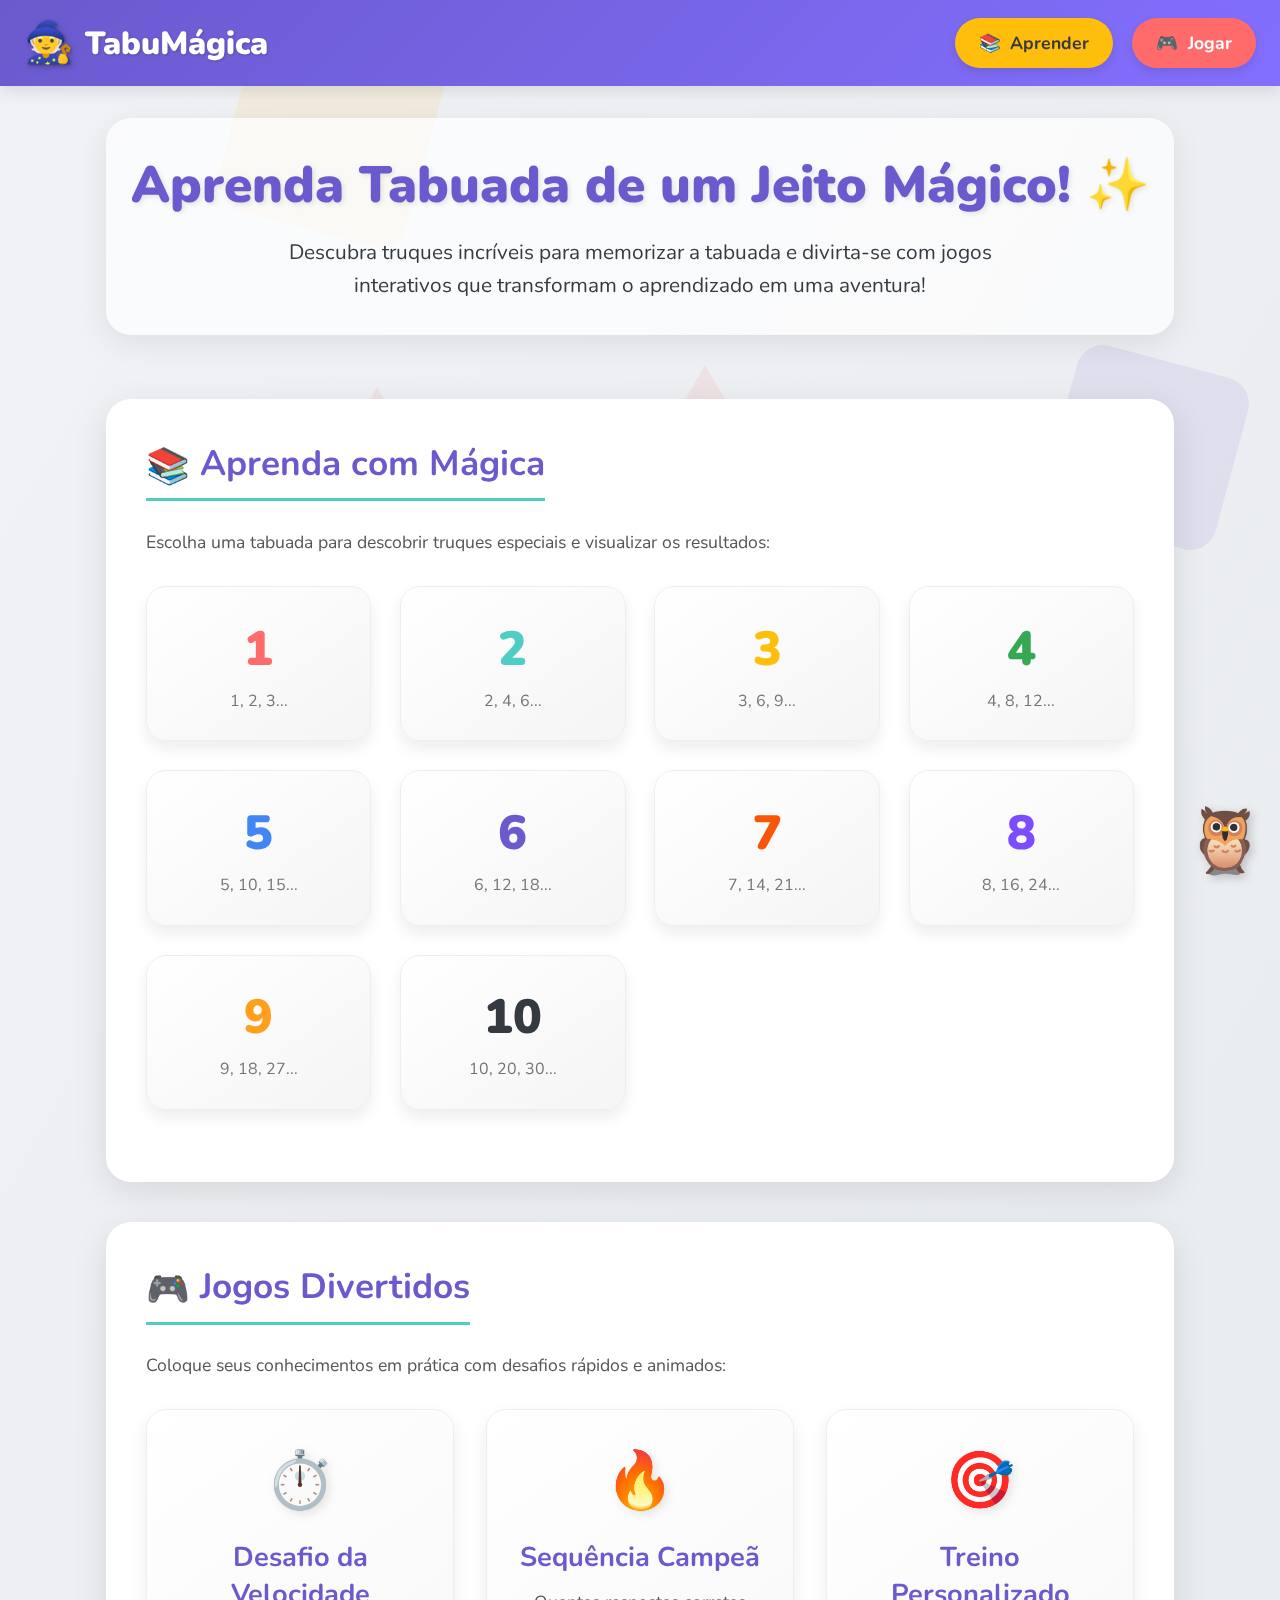
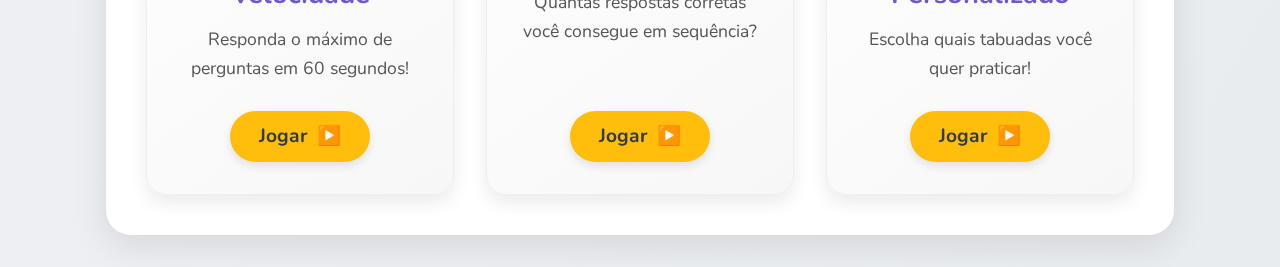
<file: tabumagica (1).html>
<!DOCTYPE html>
<html lang="pt-br">
<head>
    <meta charset="UTF-8">
    <meta name="viewport" content="width=device-width, initial-scale=1.0">
    <title>TabuMágica - Aprenda Tabuada de Forma Divertida!</title>
    <link rel="preconnect" href="https://fonts.googleapis.com">
    <link rel="preconnect" href="https://fonts.gstatic.com" crossorigin>
    <link href="https://fonts.googleapis.com/css2?family=Nunito:wght@400;700;900&display=swap" rel="stylesheet">
    <style>
        :root {
            --primary: #6a5acd; /* Lilás Principal */
            --secondary: #ff6b6b; /* Coral Secundário */
            --accent1: #4ecdc4; /* Turquesa */
            --accent2: #ffbe0b; /* Amarelo Ouro */
            --accent3: #fb5607; /* Laranja Queimado */
            --light: #f8f9fa; /* Branco Suave */
            --dark: #343a40; /* Cinza Escuro */
            --success: #43aa8b; /* Verde Sucesso */
            --error: #f94144; /* Vermelho Erro */
            --font-family: 'Nunito', sans-serif; /* Nova fonte */
        }

        * {
            margin: 0;
            padding: 0;
            box-sizing: border-box;
            font-family: var(--font-family);
        }

        body {
            background: linear-gradient(120deg, #f0f2f5, #e9ecef);
            color: var(--dark);
            overflow-x: hidden;
        }

        .background-shapes {
            position: fixed;
            width: 100vw;
            height: 100vh;
            z-index: -1;
            overflow: hidden;
        }

        .shape {
            position: absolute;
            opacity: 0.1;
            animation: float 20s infinite ease-in-out alternate;
            z-index: -1;
        }

        .circle {
            border-radius: 50%;
        }

        .square {
            border-radius: 15%;
            transform: rotate(15deg);
        }

        .triangle {
            width: 0;
            height: 0;
            border-left: 60px solid transparent;
            border-right: 60px solid transparent;
            border-bottom: 100px solid var(--accent3);
            background-color: transparent !important;
        }

        @keyframes float {
            0% { transform: translate(0, 0) rotate(0deg) scale(1); }
            50% { transform: translate(20px, 30px) rotate(15deg) scale(1.05); }
            100% { transform: translate(-10px, -15px) rotate(-10deg) scale(0.95); }
        }

        header {
            background: linear-gradient(135deg, var(--primary), #836FFF); /* Ajuste no gradiente */
            color: white;
            padding: 1rem 1.5rem;
            box-shadow: 0 5px 15px rgba(0,0,0,0.1);
            position: sticky;
            top: 0;
            z-index: 1000;
            display: flex;
            justify-content: space-between;
            align-items: center;
        }

        .logo {
            display: flex;
            align-items: center;
            font-size: 2rem; /* Aumentado */
            font-weight: 900; /* Mais forte */
            text-shadow: 1px 1px 3px rgba(0,0,0,0.2);
        }

        .logo-icon {
            font-size: 2.5rem; /* Aumentado */
            margin-right: 0.7rem;
            animation: bounce 2.5s infinite ease-in-out;
            filter: drop-shadow(2px 2px 3px rgba(0,0,0,0.2));
        }

        @keyframes bounce {
            0%, 100% { transform: translateY(0) rotate(0deg); }
            50% { transform: translateY(-12px) rotate(5deg); }
        }

        .nav-buttons {
            display: flex;
            gap: 1.2rem;
        }

        .btn {
            background-color: white;
            color: var(--primary);
            border: none;
            padding: 0.8rem 1.5rem;
            font-size: 1.1rem;
            font-weight: 700;
            border-radius: 50px;
            cursor: pointer;
            transition: all 0.3s ease;
            box-shadow: 0 4px 10px rgba(0,0,0,0.1);
            display: flex;
            align-items: center;
            gap: 0.6rem;
        }

        .btn:hover {
            transform: translateY(-4px) scale(1.03);
            box-shadow: 0 7px 15px rgba(0,0,0,0.15);
        }

        .btn:active {
            transform: translateY(0px) scale(0.98);
        }

        .btn-primary {
            background-color: var(--accent2);
            color: var(--dark);
        }
        .btn-primary:hover {
            background-color: #ffc940;
        }

        .btn-secondary {
            background-color: var(--secondary);
            color: white;
        }
        .btn-secondary:hover {
            background-color: #ff8a8a;
        }

        .btn-error {
            background-color: var(--error);
            color: white;
        }
        .btn-error:hover {
            background-color: #ff6265;
        }

        main {
            max-width: 1100px;
            margin: 2rem auto;
            padding: 0 1rem;
        }

        .hero {
            text-align: center;
            margin-bottom: 4rem;
            padding: 2rem 1rem;
            background: rgba(255, 255, 255, 0.7);
            border-radius: 25px;
            box-shadow: 0 8px 30px rgba(0,0,0,0.08);
            animation: fadeIn 1s ease-out;
        }

        @keyframes fadeIn {
            from { opacity: 0; transform: translateY(30px); }
            to { opacity: 1; transform: translateY(0); }
        }

        .hero h1 {
            font-size: 3.2rem;
            margin-bottom: 1rem;
            color: var(--primary);
            font-weight: 900;
            text-shadow: 2px 2px 5px rgba(0,0,0,0.1);
        }

        .hero p {
            font-size: 1.3rem;
            max-width: 750px;
            margin: 0 auto;
            color: var(--dark);
            line-height: 1.6;
        }

        .sections {
            display: flex;
            flex-direction: column;
            gap: 2.5rem;
        }

        .section {
            padding: 2.5rem;
            border-radius: 25px;
            box-shadow: 0 10px 35px rgba(0,0,0,0.1);
            transition: transform 0.4s cubic-bezier(0.175, 0.885, 0.32, 1.275);
            background-color: white;
        }

        .section:hover {
            transform: translateY(-8px);
        }

        .section h2 {
            font-size: 2.2rem;
            margin-bottom: 1.8rem;
            color: var(--primary);
            font-weight: 700;
            display: flex;
            align-items: center;
            gap: 0.8rem;
            border-bottom: 3px solid var(--accent1);
            padding-bottom: 0.5rem;
            display: inline-block; /* Fit border to text */
        }

        .section-icon {
            font-size: 2.2rem;
            vertical-align: middle;
        }

        .section > p {
            font-size: 1.1rem;
            margin-bottom: 2rem;
            color: #555;
        }

        .tabuadas-grid {
            display: grid;
            grid-template-columns: repeat(auto-fit, minmax(180px, 1fr));
            gap: 1.8rem;
            margin-bottom: 2rem;
        }

        .tabuada-card {
            background: linear-gradient(145deg, #ffffff, #f5f5f5);
            border-radius: 20px;
            padding: 1.8rem;
            text-align: center;
            box-shadow: 0 8px 15px rgba(0,0,0,0.07);
            transition: all 0.35s cubic-bezier(0.175, 0.885, 0.32, 1.275);
            cursor: pointer;
            position: relative;
            overflow: hidden;
            border: 1px solid #eee;
        }

        .tabuada-card:hover {
            transform: translateY(-10px) scale(1.05);
            box-shadow: 0 15px 30px rgba(0,0,0,0.12);
            border-color: var(--primary);
        }

        .tabuada-card::before {
            content: "";
            position: absolute;
            top: 0;
            left: -100%;
            width: 100%;
            height: 100%;
            background: linear-gradient(90deg, transparent, rgba(255, 255, 255, 0.4), transparent);
            transition: left 0.6s ease;
        }

        .tabuada-card:hover::before {
            left: 100%;
        }

        .tabuada-number {
            font-size: 3rem;
            font-weight: 900;
            margin-bottom: 0.5rem;
            transition: color 0.3s ease;
        }

        /* Using theme colors for numbers */
        .tabuada-card:nth-child(1) .tabuada-number { color: var(--secondary); }
        .tabuada-card:nth-child(2) .tabuada-number { color: var(--accent1); }
        .tabuada-card:nth-child(3) .tabuada-number { color: var(--accent2); }
        .tabuada-card:nth-child(4) .tabuada-number { color: #34a853; } /* Google Green */
        .tabuada-card:nth-child(5) .tabuada-number { color: #4285f4; } /* Google Blue */
        .tabuada-card:nth-child(6) .tabuada-number { color: var(--primary); }
        .tabuada-card:nth-child(7) .tabuada-number { color: var(--accent3); }
        .tabuada-card:nth-child(8) .tabuada-number { color: #7c4dff; } /* Deep Purple */
        .tabuada-card:nth-child(9) .tabuada-number { color: #ff9f1c; } /* Orange */
        .tabuada-card:nth-child(10) .tabuada-number { color: var(--dark); }

        .tabuada-preview {
            font-size: 1rem;
            color: #666;
            opacity: 0.9;
        }

        .learn-tabuada-content {
            display: none;
            background-color: #fdfdff;
            border-radius: 20px;
            padding: 2.5rem;
            margin-top: 2.5rem;
            box-shadow: 0 10px 25px rgba(0,0,0,0.1);
            animation: slideUp 0.6s cubic-bezier(0.165, 0.84, 0.44, 1);
            border: 1px solid #e0e0e0;
        }

        @keyframes slideUp {
            from { opacity: 0; transform: translateY(40px); }
            to { opacity: 1; transform: translateY(0); }
        }

        .tabuada-detail h3 {
            font-size: 2.5rem;
            margin-bottom: 1.5rem;
            text-align: center;
            color: var(--primary);
            font-weight: 900;
        }

        .tabuada-detail > p {
            margin-bottom: 2rem;
            font-size: 1.2rem;
            line-height: 1.7;
            text-align: center;
            color: #555;
        }

        .tabuada-list {
            display: grid;
            grid-template-columns: repeat(auto-fit, minmax(180px, 1fr));
            gap: 1.2rem;
            margin: 2rem 0;
        }

        .tabuada-item {
            background-color: #f8f9fa;
            border-radius: 12px;
            padding: 1.2rem;
            text-align: center;
            font-size: 1.3rem;
            font-weight: 700;
            box-shadow: 0 4px 8px rgba(0,0,0,0.05);
            transition: all 0.25s ease;
            border: 1px solid #eee;
        }

        .tabuada-item:hover {
            background-color: var(--accent1);
            color: white;
            transform: scale(1.06);
            box-shadow: 0 6px 12px rgba(0,0,0,0.1);
        }

        .tabuada-trick {
            background-color: #fff9e6;
            border-left: 6px solid var(--accent2);
            padding: 1.5rem;
            border-radius: 10px;
            margin: 2rem 0;
            box-shadow: 0 5px 15px rgba(255, 190, 11, 0.1);
        }

        .tabuada-trick h4 {
            color: var(--accent3);
            margin-bottom: 0.8rem;
            font-size: 1.4rem;
            font-weight: 700;
        }
        .tabuada-trick p {
            font-size: 1.1rem;
            line-height: 1.6;
            color: #664d03;
        }

        .games-grid {
            display: grid;
            grid-template-columns: repeat(auto-fit, minmax(280px, 1fr));
            gap: 2rem;
        }

        .game-card {
            background: linear-gradient(145deg, #ffffff, #f7f7f7);
            border-radius: 20px;
            padding: 2rem;
            text-align: center;
            box-shadow: 0 8px 18px rgba(0,0,0,0.08);
            transition: all 0.35s cubic-bezier(0.175, 0.885, 0.32, 1.275);
            cursor: default; /* Remove cursor pointer from card */
            display: flex;
            flex-direction: column;
            align-items: center;
            position: relative;
            overflow: hidden;
            border: 1px solid #eee;
        }

        .game-card:hover {
            transform: translateY(-10px);
            box-shadow: 0 15px 30px rgba(0,0,0,0.12);
            border-color: var(--secondary);
        }

        .game-icon {
            font-size: 3.5rem;
            margin-bottom: 1.2rem;
            filter: drop-shadow(3px 3px 5px rgba(0,0,0,0.1));
        }

        .game-card:nth-child(1) .game-icon { color: var(--accent1); }
        .game-card:nth-child(2) .game-icon { color: var(--accent2); }
        .game-card:nth-child(3) .game-icon { color: var(--accent3); }

        .game-title {
            font-size: 1.7rem;
            margin-bottom: 0.8rem;
            color: var(--primary);
            font-weight: 700;
        }

        .game-description {
            color: #555;
            margin-bottom: 1.8rem;
            font-size: 1.1rem;
            line-height: 1.6;
            flex-grow: 1; /* Push button down */
        }

        .play-btn {
            /* Inherits from .btn, specific styles below */
            background-color: var(--accent2);
            color: var(--dark);
            padding: 0.8rem 1.8rem;
            font-size: 1.2rem;
            margin-top: auto; /* Stick to bottom */
            cursor: pointer; /* Add cursor pointer to button */
        }

        .play-btn:hover {
            background-color: var(--accent3);
            color: white;
            transform: translateY(-4px) scale(1.03); /* Inherited hover needs adjustment */
            box-shadow: 0 7px 15px rgba(0,0,0,0.15);
        }

        /* Game interface */
        .game-interface {
            display: none;
            background-color: #fdfdff;
            border-radius: 20px;
            padding: 2.5rem;
            margin-top: 2.5rem;
            box-shadow: 0 10px 30px rgba(0,0,0,0.1);
            animation: fadeIn 0.6s ease-out;
            text-align: center;
            border: 1px solid #e0e0e0;
        }

        .game-header {
            display: flex;
            justify-content: space-between;
            align-items: center;
            margin-bottom: 2.5rem;
            padding-bottom: 1rem;
            border-bottom: 1px solid #eee;
        }

        .game-score, .game-timer, .game-streak {
            font-size: 1.4rem;
            font-weight: 700;
            color: var(--primary);
            background-color: #f0f0f0;
            padding: 0.5rem 1rem;
            border-radius: 10px;
        }
        .game-timer { color: var(--accent3); }
        .game-streak { color: var(--accent2); }

        .question-container {
            margin-bottom: 2.5rem;
        }

        .question {
            font-size: 3rem;
            font-weight: 900;
            margin-bottom: 2rem;
            color: var(--dark);
            padding: 1rem;
            background-color: #f8f9fa;
            border-radius: 15px;
            display: inline-block;
            box-shadow: inset 0 2px 4px rgba(0,0,0,0.05);
        }

        .options-grid {
            display: grid;
            grid-template-columns: repeat(2, 1fr);
            gap: 1.5rem;
            max-width: 500px;
            margin: 0 auto;
        }

        .option-btn {
            background-color: white;
            border: 2px solid var(--primary);
            color: var(--primary);
            border-radius: 15px;
            padding: 1.2rem;
            font-size: 1.8rem;
            font-weight: 700;
            cursor: pointer;
            transition: all 0.25s ease;
            box-shadow: 0 4px 8px rgba(0,0,0,0.05);
        }

        .option-btn:hover:not(:disabled) {
            background-color: var(--light);
            transform: translateY(-3px);
            border-color: var(--accent1);
            color: var(--accent1);
            box-shadow: 0 6px 12px rgba(0,0,0,0.1);
        }
        .option-btn:disabled {
            cursor: not-allowed;
            opacity: 0.7;
        }

        .feedback {
            margin-top: 2rem;
            font-size: 1.6rem;
            font-weight: 700;
            min-height: 2.5rem; /* Ensure space */
            padding: 0.5rem;
        }

        .correct {
            color: var(--success);
        }

        .incorrect {
            color: var(--error);
        }

        .game-controls {
            margin-top: 2.5rem;
            display: flex;
            justify-content: center;
            gap: 1rem;
        }

        /* Hand Trick Styling */
        .hand-trick {
            display: flex;
            justify-content: center;
            gap: 0.8rem;
            margin: 2.5rem 0;
            padding: 1rem;
            background-color: #f0e8ff;
            border-radius: 15px;
        }

        .finger {
            width: 35px;
            height: 130px;
            background-color: #ffdbac; /* Skin tone */
            border: 1px solid #e0b98a;
            border-radius: 18px 18px 10px 10px; /* Fingertip shape */
            position: relative;
            cursor: pointer;
            transition: all 0.3s ease-out;
            box-shadow: inset 0 -5px 5px rgba(0,0,0,0.1);
        }
        .finger:hover {
            background-color: #fcd09c;
        }

        .finger::before { /* Nail */
            content: "";
            position: absolute;
            top: 8px;
            left: 50%;
            transform: translateX(-50%);
            width: 15px;
            height: 10px;
            background-color: #fff;
            border-radius: 5px 5px 3px 3px;
            opacity: 0.5;
        }

        .finger.folded {
            height: 70px;
            transform: translateY(60px) rotate(5deg);
            background-color: #e0b98a;
            box-shadow: inset 0 5px 5px rgba(0,0,0,0.15);
        }

        .finger-number {
            position: absolute;
            bottom: 5px; /* Position number at base */
            left: 50%;
            transform: translateX(-50%);
            font-weight: bold;
            color: var(--dark);
            font-size: 0.9rem;
            background-color: rgba(255,255,255,0.7);
            padding: 0.1rem 0.3rem;
            border-radius: 3px;
        }
        .finger.folded .finger-number {
            opacity: 0.5;
        }

        .hand-result {
            text-align: center;
            font-size: 1.6rem;
            font-weight: 700;
            margin-top: 1.5rem;
            padding: 0.8rem;
            background-color: var(--light);
            border-radius: 10px;
            color: var(--primary);
            min-height: 2.5rem;
        }

        /* Confetti Animation */
        .confetti-container {
            position: fixed;
            top: 0;
            left: 0;
            width: 100%;
            height: 100%;
            pointer-events: none;
            z-index: 9999;
            display: none;
        }

        .confetti {
            position: absolute;
            width: 10px;
            height: 15px; /* Rectangular confetti */
            background-color: var(--primary); /* Default color */
            opacity: 0.9;
            /* Animation set by JS */
        }

        /* Practice Mode Checkboxes */
        .practice-options {
            display: grid;
            grid-template-columns: repeat(auto-fit, minmax(150px, 1fr));
            gap: 1rem;
            margin: 2rem 0;
            text-align: left;
        }

        .practice-options label {
            display: flex;
            align-items: center;
            gap: 0.5rem;
            background-color: #f8f9fa;
            padding: 0.8rem 1rem;
            border-radius: 10px;
            border: 1px solid #eee;
            cursor: pointer;
            transition: all 0.2s ease;
        }

        .practice-options label:hover {
            background-color: #f0f2f5;
            border-color: #ccc;
        }

        .practice-options input[type="checkbox"] {
            appearance: none;
            width: 1.5em;
            height: 1.5em;
            border: 2px solid var(--primary);
            border-radius: 5px;
            cursor: pointer;
            position: relative;
            transition: background-color 0.2s ease;
        }

        .practice-options input[type="checkbox"]:checked {
            background-color: var(--primary);
        }

        .practice-options input[type="checkbox"]:checked::after {
            content: "\2714"; /* Checkmark */
            font-size: 1.2em;
            color: white;
            position: absolute;
            top: 50%;
            left: 50%;
            transform: translate(-50%, -50%);
        }

        /* Responsive Design */
        @media (max-width: 768px) {
            .hero h1 { font-size: 2.8rem; }
            .hero p { font-size: 1.1rem; }
            .tabuadas-grid { grid-template-columns: repeat(auto-fit, minmax(140px, 1fr)); gap: 1.2rem; }
            .games-grid { grid-template-columns: repeat(auto-fit, minmax(250px, 1fr)); gap: 1.5rem; }
            .options-grid { grid-template-columns: 1fr; gap: 1rem; }
            .section { padding: 2rem; }
            .section h2 { font-size: 1.8rem; }
            .tabuada-detail h3 { font-size: 2rem; }
            .question { font-size: 2.5rem; }
            .option-btn { font-size: 1.5rem; padding: 1rem; }
            .hand-trick { flex-wrap: wrap; gap: 0.5rem; }
            .finger { width: 30px; height: 110px; }
            .finger.folded { height: 60px; transform: translateY(50px); }
            header { padding: 0.8rem 1rem; }
            .logo { font-size: 1.6rem; }
            .logo-icon { font-size: 2rem; }
            .btn { padding: 0.6rem 1.2rem; font-size: 1rem; }
        }

        @media (max-width: 480px) {
            body { font-size: 15px; }
            .hero h1 { font-size: 2.2rem; }
            .hero p { font-size: 1rem; }
            .logo { font-size: 1.4rem; }
            .logo-icon { font-size: 1.8rem; }
            .nav-buttons { gap: 0.8rem; }
            .btn { padding: 0.5rem 1rem; font-size: 0.9rem; gap: 0.4rem; }
            .section { padding: 1.5rem; }
            .section h2 { font-size: 1.6rem; margin-bottom: 1.5rem; }
            .tabuadas-grid { grid-template-columns: repeat(2, 1fr); gap: 1rem; }
            .tabuada-card { padding: 1.2rem; }
            .tabuada-number { font-size: 2.2rem; }
            .tabuada-preview { font-size: 0.8rem; }
            .tabuada-detail h3 { font-size: 1.8rem; }
            .tabuada-item { font-size: 1.1rem; padding: 0.8rem; }
            .games-grid { grid-template-columns: 1fr; }
            .game-card { padding: 1.5rem; }
            .game-title { font-size: 1.4rem; }
            .game-description { font-size: 1rem; }
            .play-btn { font-size: 1rem; padding: 0.7rem 1.5rem; }
            .game-header { flex-direction: column; gap: 0.8rem; align-items: stretch; }
            .game-score, .game-timer, .game-streak { font-size: 1.1rem; text-align: center; }
            .question { font-size: 2rem; }
            .option-btn { font-size: 1.3rem; padding: 0.8rem; }
            .feedback { font-size: 1.3rem; }
            .hand-trick { gap: 0.4rem; }
            .finger { width: 25px; height: 90px; }
            .finger.folded { height: 50px; transform: translateY(40px); }
            .finger-number { font-size: 0.7rem; }
            .hand-result { font-size: 1.3rem; }
            .practice-options { grid-template-columns: 1fr; }
        }

        /* Additional Animations */
        @keyframes pulse {
            0% { transform: scale(1); box-shadow: 0 0 0 0 rgba(var(--success-rgb), 0.4); }
            70% { transform: scale(1.05); box-shadow: 0 0 0 10px rgba(var(--success-rgb), 0); }
            100% { transform: scale(1); box-shadow: 0 0 0 0 rgba(var(--success-rgb), 0); }
        }

        .pulse {
            /* Define --success-rgb for the animation */
            --success-rgb: 67, 170, 139;
            animation: pulse 1s ease-out;
        }

        @keyframes shake {
            10%, 90% { transform: translate3d(-1px, 0, 0); }
            20%, 80% { transform: translate3d(2px, 0, 0); }
            30%, 50%, 70% { transform: translate3d(-4px, 0, 0); }
            40%, 60% { transform: translate3d(4px, 0, 0); }
        }

        .shake {
            animation: shake 0.82s cubic-bezier(.36,.07,.19,.97) both;
        }

        @keyframes tada {
            from { transform: scale3d(1, 1, 1); }
            10%, 20% { transform: scale3d(.9, .9, .9) rotate3d(0, 0, 1, -3deg); }
            30%, 50%, 70%, 90% { transform: scale3d(1.1, 1.1, 1.1) rotate3d(0, 0, 1, 3deg); }
            40%, 60%, 80% { transform: scale3d(1.1, 1.1, 1.1) rotate3d(0, 0, 1, -3deg); }
            to { transform: scale3d(1, 1, 1); }
        }

        .tada {
            animation: tada 1s;
        }

        /* Mascot Placeholder */
        .mascot {
            position: fixed;
            bottom: 15px;
            right: 15px;
            font-size: 4rem;
            transition: transform 0.3s ease;
            z-index: 900;
            filter: drop-shadow(3px 3px 5px rgba(0,0,0,0.2));
        }
        .mascot:hover {
            transform: scale(1.1) rotate(5deg);
        }
        @media (max-width: 768px) {
            .mascot { font-size: 3rem; bottom: 10px; right: 10px; }
        }

    </style>
</head>
<body>
    <!-- Background Shapes -->
    <div class="background-shapes">
        <div class="shape circle" style="width:150px; height:150px; background-color:var(--accent1);"></div>
        <div class="shape square" style="width:100px; height:100px; background-color:var(--accent2);"></div>
        <div class="shape triangle" style="border-bottom-color: var(--accent3);"></div>
        <div class="shape circle" style="width:200px; height:200px; background-color:var(--secondary);"></div>
        <div class="shape square" style="width:120px; height:120px; background-color:var(--primary);"></div>
        <div class="shape circle" style="width:80px; height:80px; background-color:var(--accent1);"></div>
    </div>

    <!-- Confetti Container -->
    <div class="confetti-container" id="confetti"></div>

    <!-- Mascot Placeholder -->
    <div class="mascot" id="mascot">🦉</div> <!-- Coruja como mascote -->

    <!-- Header -->
    <header>
        <div class="logo">
            <span class="logo-icon">🧙


</span>
            TabuMágica
        </div>
        <div class="nav-buttons">
            <button class="btn btn-primary" id="learn-btn">
                <span class="btn-icon">📚</span> Aprender
            </button>
            <button class="btn btn-secondary" id="play-btn">
                <span class="btn-icon">🎮</span> Jogar
            </button>
        </div>
    </header>

    <!-- Main Content -->
    <main>
        <section class="hero">
            <h1>Aprenda Tabuada de um Jeito Mágico! ✨</h1>
            <p>Descubra truques incríveis para memorizar a tabuada e divirta-se com jogos interativos que transformam o aprendizado em uma aventura!</p>
        </section>

        <div class="sections">
            <!-- Learn Section -->
            <section class="section" id="learn-section">
                <h2><span class="section-icon">📚</span> Aprenda com Mágica</h2>
                <p>Escolha uma tabuada para descobrir truques especiais e visualizar os resultados:</p>

                <div class="tabuadas-grid">
                    <!-- Tabuada Cards 1-10 -->
                    <div class="tabuada-card" data-tabuada="1">
                        <div class="tabuada-number">1</div>
                        <div class="tabuada-preview">1, 2, 3...</div>
                    </div>
                    <div class="tabuada-card" data-tabuada="2">
                        <div class="tabuada-number">2</div>
                        <div class="tabuada-preview">2, 4, 6...</div>
                    </div>
                    <div class="tabuada-card" data-tabuada="3">
                        <div class="tabuada-number">3</div>
                        <div class="tabuada-preview">3, 6, 9...</div>
                    </div>
                    <div class="tabuada-card" data-tabuada="4">
                        <div class="tabuada-number">4</div>
                        <div class="tabuada-preview">4, 8, 12...</div>
                    </div>
                    <div class="tabuada-card" data-tabuada="5">
                        <div class="tabuada-number">5</div>
                        <div class="tabuada-preview">5, 10, 15...</div>
                    </div>
                    <div class="tabuada-card" data-tabuada="6">
                        <div class="tabuada-number">6</div>
                        <div class="tabuada-preview">6, 12, 18...</div>
                    </div>
                    <div class="tabuada-card" data-tabuada="7">
                        <div class="tabuada-number">7</div>
                        <div class="tabuada-preview">7, 14, 21...</div>
                    </div>
                    <div class="tabuada-card" data-tabuada="8">
                        <div class="tabuada-number">8</div>
                        <div class="tabuada-preview">8, 16, 24...</div>
                    </div>
                    <div class="tabuada-card" data-tabuada="9">
                        <div class="tabuada-number">9</div>
                        <div class="tabuada-preview">9, 18, 27...</div>
                    </div>
                    <div class="tabuada-card" data-tabuada="10">
                        <div class="tabuada-number">10</div>
                        <div class="tabuada-preview">10, 20, 30...</div>
                    </div>
                </div>

                <!-- Learn Tabuada Content - Will be populated dynamically -->
                <div class="learn-tabuada-content" id="learn-content"></div>
            </section>

            <!-- Games Section -->
            <section class="section" id="games-section">
                <h2><span class="section-icon">🎮</span> Jogos Divertidos</h2>
                <p>Coloque seus conhecimentos em prática com desafios rápidos e animados:</p>

                <div class="games-grid">
                    <!-- Game Cards -->
                    <div class="game-card" data-game="speed">
                        <div class="game-icon">⏱️</div>
                        <div class="game-title">Desafio da Velocidade</div>
                        <div class="game-description">Responda o máximo de perguntas em 60 segundos!</div>
                        <button class="play-btn btn" data-game-type="speed">Jogar <span class="btn-icon">▶️</span></button>
                    </div>
                    <div class="game-card" data-game="streak">
                        <div class="game-icon">🔥</div>
                        <div class="game-title">Sequência Campeã</div>
                        <div class="game-description">Quantas respostas corretas você consegue em sequência?</div>
                        <button class="play-btn btn" data-game-type="streak">Jogar <span class="btn-icon">▶️</span></button>
                    </div>
                    <div class="game-card" data-game="practice">
                        <div class="game-icon">🎯</div>
                        <div class="game-title">Treino Personalizado</div>
                        <div class="game-description">Escolha quais tabuadas você quer praticar!</div>
                        <button class="play-btn btn" data-game-type="practice">Jogar <span class="btn-icon">▶️</span></button>
                    </div>
                </div>

                <!-- Game Interface - Will be populated dynamically -->
                <div class="game-interface" id="game-interface"></div>
            </section>
        </div>
    </main>

    <script>
        // DOM Elements
        const learnBtn = document.getElementById('learn-btn');
        const playBtn = document.getElementById('play-btn');
        const learnSection = document.getElementById('learn-section');
        const gamesSection = document.getElementById('games-section');
        const learnContent = document.getElementById('learn-content');
        const gameInterface = document.getElementById('game-interface');
        const tabuadaCards = document.querySelectorAll('.tabuada-card');
        const gameCards = document.querySelectorAll('.game-card');
        const playButtons = document.querySelectorAll('.play-btn');
        const confettiContainer = document.getElementById('confetti');
        const mascot = document.getElementById('mascot');
        const backgroundShapesContainer = document.querySelector('.background-shapes');

        // Audio Elements (Using simple placeholders for now, replace with actual sounds)
        const sounds = {
            click: new Audio("[data-uri]" + Math.random().toString(36).substring(7)), // Placeholder
            correct: new Audio("[data-uri]" + Math.random().toString(36).substring(7)), // Placeholder
            incorrect: new Audio("[data-uri]" + Math.random().toString(36).substring(7)), // Placeholder
            win: new Audio("[data-uri]" + Math.random().toString(36).substring(7)) // Placeholder
        };
        Object.values(sounds).forEach(sound => { sound.volume = 0.2; });

        // Sound Effect Function
        function playSound(soundName) {
            try {
                const sound = sounds[soundName];
                if (sound) {
                    sound.currentTime = 0;
                    sound.play().catch(e => console.warn("Audio play failed:", e));
                }
            } catch (e) {
                console.warn("Could not play sound:", e);
            }
        }

        // Mascot Messages
        const mascotMessages = [
            "Vamos aprender tabuada! 🦉",
            "Multiplicar é super divertido!",
            "Você consegue! Continue praticando!",
            "Que tal um desafio agora?",
            "Estou de olho no seu progresso! 😉"
        ];
        let messageInterval;
        function showMascotMessage() {
            if (mascot.querySelector('.mascot-bubble')) return; // Don't show if already showing

            const message = mascotMessages[Math.floor(Math.random() * mascotMessages.length)];
            const bubble = document.createElement('div');
            bubble.className = 'mascot-bubble';
            bubble.textContent = message;
            bubble.style.position = 'absolute';
            bubble.style.bottom = '110%';
            bubble.style.right = '0';
            bubble.style.background = 'white';
            bubble.style.padding = '10px 15px';
            bubble.style.borderRadius = '15px 15px 0 15px';
            bubble.style.boxShadow = '2px 2px 5px rgba(0,0,0,0.1)';
            bubble.style.fontSize = '1rem';
            bubble.style.whiteSpace = 'nowrap';
            bubble.style.opacity = '0';
            bubble.style.transition = 'opacity 0.3s ease';
            mascot.appendChild(bubble);

            setTimeout(() => { bubble.style.opacity = '1'; }, 10);

            setTimeout(() => {
                bubble.style.opacity = '0';
                setTimeout(() => bubble.remove(), 300);
            }, 4000);
        }
        mascot.addEventListener('click', () => {
            playSound('click');
            showMascotMessage();
            mascot.classList.add('tada');
            setTimeout(() => mascot.classList.remove('tada'), 1000);
        });
        // Start random messages
        messageInterval = setInterval(showMascotMessage, 15000); // Show every 15 seconds

        // Dynamic Background Shapes
        function createBackgroundShapes() {
            const colors = ['--primary', '--secondary', '--accent1', '--accent2', '--accent3'];
            const types = ['circle', 'square', 'triangle'];
            backgroundShapesContainer.innerHTML = ''; // Clear existing
            for (let i = 0; i < 8; i++) {
                const shape = document.createElement('div');
                const type = types[Math.floor(Math.random() * types.length)];
                const colorVar = colors[Math.floor(Math.random() * colors.length)];
                const size = Math.random() * 150 + 50; // 50px to 200px

                shape.classList.add('shape', type);
                shape.style.width = `${size}px`;
                shape.style.height = `${size}px`;
                shape.style.top = `${Math.random() * 90}%`;
                shape.style.left = `${Math.random() * 90}%`;
                shape.style.animationDuration = `${Math.random() * 10 + 15}s`; // 15s to 25s
                shape.style.animationDelay = `${Math.random() * 5}s`;

                if (type === 'triangle') {
                    shape.style.width = '0';
                    shape.style.height = '0';
                    shape.style.borderLeft = `${size / 2}px solid transparent`;
                    shape.style.borderRight = `${size / 2}px solid transparent`;
                    shape.style.borderBottom = `${size * 0.866}px solid var(${colorVar})`;
                    shape.style.backgroundColor = 'transparent';
                } else {
                    shape.style.backgroundColor = `var(${colorVar})`;
                }
                backgroundShapesContainer.appendChild(shape);
            }
        }
        createBackgroundShapes(); // Initial creation

        // Navigation
        learnBtn.addEventListener('click', () => {
            playSound('click');
            learnSection.scrollIntoView({ behavior: 'smooth' });
            hideGameInterface();
            hideLearnContent();
        });

        playBtn.addEventListener('click', () => {
            playSound('click');
            gamesSection.scrollIntoView({ behavior: 'smooth' });
            hideGameInterface();
            hideLearnContent();
        });

        // Tabuada Content Data
        const tabuadaData = {
            1: {
                title: "Tabuada do 1 - O Espelho Mágico!",
                description: "Qualquer número que se olha no espelho do 'x 1' vê ele mesmo!",
                trick: {
                    title: "✨ Truque do Espelho",
                    text: "Imagine que o 'x 1' é um espelho. Todo número que passa por ele continua igual! 1x1=1, 2x1=2, 3x1=3... Fácil, né?"
                }
            },
            2: {
                title: "Tabuada do 2 - Os Pares Divertidos!",
                description: "Multiplicar por 2 é o mesmo que dobrar o número, ou somar ele com ele mesmo.",
                trick: {
                    title: "🕺 Truque do Dobro",
                    text: "Pense em pares! 2x3 é o mesmo que 3+3, que dá 6. 2x7 é 7+7, que dá 14. Sempre resulta em um número par!"
                }
            },
            3: {
                title: "Tabuada do 3 - Saltos de Três!",
                description: "A tabuada do 3 avança de três em três. Vamos pular juntos?",
                trick: {
                    title: "🐸 Truque dos Saltos",
                    text: "Comece no 0 e dê pulos de 3 em 3: 3, 6, 9, 12, 15, 18, 21, 24, 27, 30. Outra dica: some os algarismos do resultado, sempre dará 3, 6 ou 9 (ex: 3x7=21 -> 2+1=3; 3x8=24 -> 2+4=6)."
                }
            },
            4: {
                title: "Tabuada do 4 - O Dobro do Dobro!",
                description: "Multiplicar por 4 é como dobrar o número duas vezes.",
                trick: {
                    title: "👯 Truque do Dobro Duplo",
                    text: "Quer saber 4x6? Dobre o 6 (6+6=12) e depois dobre o resultado (12+12=24). Então, 4x6=24! Funciona sempre!"
                }
            },
            5: {
                title: "Tabuada do 5 - Final 0 ou 5!",
                description: "A tabuada do 5 é super fácil de reconhecer: os resultados sempre terminam em 0 ou 5.",
                trick: {
                    title: "🖐️ Truque do Relógio",
                    text: "Pense nos minutos do relógio: 5, 10, 15, 20... Multiplicar por 5 é como contar de 5 em 5. Se o número multiplicado for par, termina em 0 (5x4=20). Se for ímpar, termina em 5 (5x7=35)."
                }
            },
            6: {
                title: "Tabuada do 6 - Par e Mágico!",
                description: "Multiplicar um número par por 6 tem um truque especial!",
                trick: {
                    title: "🔮 Truque do Par Mágico",
                    text: "Quando você multiplica 6 por um número PAR (2, 4, 6, 8), o resultado termina com esse mesmo número! Ex: 6x2=12, 6x4=24, 6x6=36, 6x8=48. Para os ímpares, some 6 ao resultado anterior (6x3 = 12+6 = 18)."
                }
            },
            7: {
                title: "Tabuada do 7 - O Desafio Divertido!",
                description: "A tabuada do 7 pode parecer difícil, mas com prática e alguns truques, você domina!",
                trick: {
                    title: "🧩 Truque da Sequência (Requer Memorização)",
                    text: "Uma forma é memorizar a sequência: 7, 14, 21, 28, 35, 42, 49, 56, 63, 70. Outro truque (para 7x8): Lembre-se da ordem 5, 6, 7, 8 -> 56 = 7x8! Pratique bastante essa tabuada nos jogos!"
                }
            },
            8: {
                title: "Tabuada do 8 - Dobro, Dobro, Dobro!",
                description: "Multiplicar por 8 é como dobrar o número três vezes seguidas.",
                trick: {
                    title: "🧊 Truque do Triplo Dobro",
                    text: "Quer saber 8x5? Dobre o 5 (5+5=10), dobre de novo (10+10=20) e dobre mais uma vez (20+20=40). Então, 8x5=40! É só dobrar três vezes!"
                }
            },
            9: {
                title: "Tabuada do 9 - O Truque dos Dedos!",
                description: "A tabuada do 9 tem um truque incrível usando apenas as suas mãos!",
                trick: {
                    title: "👐 Truque dos Dedos Mágicos",
                    text: "Abra as duas mãos. Para multiplicar 9 por um número (de 1 a 10), dobre o dedo correspondente a esse número (contando da esquerda para a direita). Os dedos à esquerda do dedo dobrado são as dezenas, e os dedos à direita são as unidades. Experimente abaixo!",
                    interactive: 'handTrick'
                }
            },
            10: {
                title: "Tabuada do 10 - Adicione um Zero!",
                description: "A tabuada mais fácil depois da do 1! É só acrescentar um zero no final.",
                trick: {
                    title: "0️⃣ Truque do Zero Mágico",
                    text: "Multiplicar por 10 é super simples: pegue o número e coloque um zero no final. 10x3=30, 10x7=70, 10x9=90. Moleza!"
                }
            }
        };

        // Function to show Tabuada details
        function showLearnContent(tabuadaNum) {
            const data = tabuadaData[tabuadaNum];
            if (!data) return;

            let contentHTML = `
                <div class="tabuada-detail">
                    <h3>${data.title}</h3>
                    <p>${data.description}</p>
                    <div class="tabuada-list">
            `;
            for (let i = 1; i <= 10; i++) {
                contentHTML += `<div class="tabuada-item">${tabuadaNum} x ${i} = ${tabuadaNum * i}</div>`;
            }
            contentHTML += `
                    </div>
                    <div class="tabuada-trick">
                        <h4>${data.trick.title}</h4>
                        <p>${data.trick.text}</p>
            `;

            // Add interactive hand trick for tabuada 9
            if (data.trick.interactive === 'handTrick') {
                contentHTML += `
                    <div class="hand-trick" id="hand-trick-container">
                        ${Array.from({ length: 10 }, (_, i) => `
                            <div class="finger" data-finger="${i + 1}">
                                <div class="finger-number">${i + 1}</div>
                            </div>
                        `).join('')}
                    </div>
                    <div class="hand-result" id="hand-result-display">Dobre um dedo para ver a mágica! (Ex: Dobre o 3º dedo para 9x3)</div>
                `;
            }

            contentHTML += `
                    </div>
                     <button class="btn btn-secondary close-learn-btn">Fechar</button>
                </div>
            `;

            learnContent.innerHTML = contentHTML;
            learnContent.style.display = 'block';
            learnContent.scrollIntoView({ behavior: 'smooth', block: 'nearest' });

            // Add event listeners for hand trick if present
            if (data.trick.interactive === 'handTrick') {
                const fingers = learnContent.querySelectorAll('.finger');
                const resultDisplay = learnContent.querySelector('#hand-result-display');
                fingers.forEach(finger => {
                    finger.addEventListener('click', () => {
                        playSound('click');
                        const fingerNum = parseInt(finger.dataset.finger);
                        fingers.forEach(f => f.classList.remove('folded'));
                        finger.classList.add('folded');

                        let tens = 0;
                        let units = 0;
                        fingers.forEach((f, index) => {
                            if (index < fingerNum - 1) {
                                tens++;
                            }
                            if (index >= fingerNum && !f.classList.contains('folded')) {
                                units++;
                            }
                        });
                        // Correction for hand trick logic:
                        tens = fingerNum - 1;
                        units = 10 - fingerNum;
                        const result = tens * 10 + units;

                        resultDisplay.textContent = `Dedos à esquerda: ${tens} (dezena). Dedos à direita: ${units} (unidade). Resultado: 9 x ${fingerNum} = ${result}`;
                        resultDisplay.classList.add('tada');
                        setTimeout(() => resultDisplay.classList.remove('tada'), 1000);
                    });
                });
            }

            // Add listener for close button
            const closeBtn = learnContent.querySelector('.close-learn-btn');
            if(closeBtn) {
                closeBtn.addEventListener('click', () => {
                    playSound('click');
                    hideLearnContent();
                });
            }
        }

        function hideLearnContent() {
            learnContent.style.display = 'none';
            learnContent.innerHTML = '';
        }

        // Add click listeners to Tabuada cards
        tabuadaCards.forEach(card => {
            card.addEventListener('click', () => {
                playSound('click');
                const tabuadaNum = card.dataset.tabuada;
                hideGameInterface(); // Hide game if open
                showLearnContent(tabuadaNum);
            });
        });

        // --- Game Logic --- //
        let currentGame = null;
        let score = 0;
        let timerInterval = null;
        let timeLeft = 0;
        let currentQuestion = {};
        let streak = 0;
        let practiceTables = [];
        let gameActive = false;

        function hideGameInterface() {
            gameInterface.style.display = 'none';
            gameInterface.innerHTML = '';
            if (timerInterval) clearInterval(timerInterval);
            gameActive = false;
        }

        function generateQuestion(tables) {
            const table = tables[Math.floor(Math.random() * tables.length)];
            const num1 = table;
            const num2 = Math.floor(Math.random() * 10) + 1;
            const correctAnswer = num1 * num2;

            const options = new Set([correctAnswer]);
            while (options.size < 4) {
                const wrongAnswer1 = Math.max(0, correctAnswer + (Math.random() < 0.5 ? -1 : 1) * (Math.floor(Math.random() * 3) + 1));
                const wrongAnswer2 = num1 * (Math.floor(Math.random() * 10) + 1);
                const wrongAnswer3 = (Math.floor(Math.random() * 10) + 1) * num2;
                const wrongAnswer = [wrongAnswer1, wrongAnswer2, wrongAnswer3][Math.floor(Math.random()*3)];
                if (wrongAnswer !== correctAnswer) {
                    options.add(wrongAnswer);
                }
            }

            currentQuestion = {
                text: `${num1} x ${num2} = ?`,
                options: Array.from(options).sort(() => Math.random() - 0.5),
                correctAnswer: correctAnswer
            };
            return currentQuestion;
        }

        function displayQuestion() {
            const questionContainer = gameInterface.querySelector('.question-container');
            if (!questionContainer) return;

            questionContainer.innerHTML = `
                <div class="question">${currentQuestion.text}</div>
                <div class="options-grid">
                    ${currentQuestion.options.map(option => `<button class="option-btn btn">${option}</button>`).join('')}
                </div>
                <div class="feedback"></div>
            `;

            const optionButtons = gameInterface.querySelectorAll('.option-btn');
            optionButtons.forEach(button => {
                button.addEventListener('click', handleAnswer);
            });
        }

        function handleAnswer(event) {
            if (!gameActive) return;
            playSound('click');
            const selectedAnswer = parseInt(event.target.textContent);
            const feedbackEl = gameInterface.querySelector('.feedback');
            const optionButtons = gameInterface.querySelectorAll('.option-btn');

            optionButtons.forEach(btn => btn.disabled = true); // Disable buttons after answer

            if (selectedAnswer === currentQuestion.correctAnswer) {
                feedbackEl.textContent = "Correto! 🎉";
                feedbackEl.className = 'feedback correct';
                event.target.style.backgroundColor = 'var(--success)';
                event.target.style.color = 'white';
                event.target.classList.add('pulse');
                playSound('correct');
                score++;
                streak++;
                updateScoreDisplay();
                triggerConfetti(event.target);

                // Next question after a short delay
                setTimeout(() => {
                    if (gameActive) nextTurn();
                }, 1200);
            } else {
                feedbackEl.textContent = `Ops! A resposta era ${currentQuestion.correctAnswer}.`;
                feedbackEl.className = 'feedback incorrect';
                event.target.style.backgroundColor = 'var(--error)';
                event.target.style.color = 'white';
                event.target.classList.add('shake');
                playSound('incorrect');
                streak = 0; // Reset streak
                updateScoreDisplay();

                // Highlight correct answer
                optionButtons.forEach(btn => {
                    if (parseInt(btn.textContent) === currentQuestion.correctAnswer) {
                        btn.style.backgroundColor = 'var(--success)';
                        btn.style.color = 'white';
                    }
                });

                // Next question or end game after a delay
                setTimeout(() => {
                    if (gameActive) {
                        if (currentGame === 'streak') {
                            endGame(); // End streak game on wrong answer
                        } else {
                            nextTurn();
                        }
                    }
                }, 1800);
            }
        }

        function updateScoreDisplay() {
            const scoreEl = gameInterface.querySelector('.game-score');
            const streakEl = gameInterface.querySelector('.game-streak');
            if (scoreEl) scoreEl.textContent = `Pontos: ${score}`;
            if (streakEl) streakEl.textContent = `Sequência: ${streak} 🔥`;
        }

        function updateTimerDisplay() {
            const timerEl = gameInterface.querySelector('.game-timer');
            if (timerEl) timerEl.textContent = `Tempo: ${timeLeft}s ⏱️`;
        }

        function nextTurn() {
            if (!gameActive) return;
            if (currentGame === 'speed' && timeLeft <= 0) {
                endGame();
                return;
            }
            const tablesToUse = (currentGame === 'practice' && practiceTables.length > 0) ? practiceTables : [1, 2, 3, 4, 5, 6, 7, 8, 9, 10];
            generateQuestion(tablesToUse);
            displayQuestion();
        }

        function startGame(gameType) {
            playSound('click');
            currentGame = gameType;
            score = 0;
            streak = 0;
            gameActive = true;
            hideLearnContent(); // Hide learn section if open

            let headerHTML = '';
            let controlsHTML = `<button class="btn btn-error close-game-btn">Sair do Jogo</button>`;

            if (gameType === 'speed') {
                timeLeft = 60;
                headerHTML = `
                    <div class="game-score">Pontos: 0</div>
                    <div class="game-timer">Tempo: 60s ⏱️</div>
                `;
                timerInterval = setInterval(() => {
                    timeLeft--;
                    updateTimerDisplay();
                    if (timeLeft <= 0) {
                        clearInterval(timerInterval);
                        endGame();
                    }
                }, 1000);
            } else if (gameType === 'streak') {
                headerHTML = `
                    <div class="game-streak">Sequência: 0 🔥</div>
                `;
            } else if (gameType === 'practice') {
                // Show options to select tables first
                gameInterface.innerHTML = `
                    <h3>Treino Personalizado 🎯</h3>
                    <p>Selecione as tabuadas que você quer praticar:</p>
                    <div class="practice-options">
                        ${[1, 2, 3, 4, 5, 6, 7, 8, 9, 10].map(num => `
                            <label>
                                <input type="checkbox" value="${num}" checked>
                                Tabuada do ${num}
                            </label>
                        `).join('')}
                    </div>
                    <div class="game-controls">
                        <button class="btn btn-primary start-practice-btn">Começar Treino!</button>
                        ${controlsHTML}
                    </div>
                `;
                gameInterface.style.display = 'block';
                gameInterface.scrollIntoView({ behavior: 'smooth', block: 'nearest' });

                const startPracticeBtn = gameInterface.querySelector('.start-practice-btn');
                startPracticeBtn.addEventListener('click', () => {
                    playSound('click');
                    const checkboxes = gameInterface.querySelectorAll('.practice-options input:checked');
                    practiceTables = Array.from(checkboxes).map(cb => parseInt(cb.value));
                    if (practiceTables.length === 0) {
                        alert("Por favor, selecione pelo menos uma tabuada para praticar!");
                        return;
                    }
                    // Now start the actual practice game
                    headerHTML = `<div class="game-score">Pontos: 0</div>`;
                    gameInterface.innerHTML = `
                        <div class="game-header">${headerHTML}</div>
                        <div class="question-container"></div>
                        <div class="game-controls">${controlsHTML}</div>
                    `;
                    nextTurn();
                });

                // Add listener for close button in practice options
                const closeBtn = gameInterface.querySelector('.close-game-btn');
                if(closeBtn) {
                    closeBtn.addEventListener('click', () => {
                        playSound('click');
                        hideGameInterface();
                    });
                }
                return; // Don't proceed further until practice starts
            }

            // Common game interface setup (for speed and streak)
            gameInterface.innerHTML = `
                <div class="game-header">${headerHTML}</div>
                <div class="question-container"></div>
                <div class="game-controls">${controlsHTML}</div>
            `;
            gameInterface.style.display = 'block';
            gameInterface.scrollIntoView({ behavior: 'smooth', block: 'nearest' });

            updateScoreDisplay();
            if (gameType === 'speed') updateTimerDisplay();
            nextTurn();

            // Add listener for close button in game
            const closeBtn = gameInterface.querySelector('.close-game-btn');
            if(closeBtn) {
                closeBtn.addEventListener('click', () => {
                    playSound('click');
                    hideGameInterface();
                });
            }
        }

        function endGame() {
            if (!gameActive) return; // Prevent multiple calls
            gameActive = false;
            if (timerInterval) clearInterval(timerInterval);
            playSound('win');

            let endMessage = '';
            if (currentGame === 'speed') {
                endMessage = `Tempo esgotado! Você fez ${score} pontos!`;
            } else if (currentGame === 'streak') {
                endMessage = `Sequência quebrada! Sua maior sequência foi de ${score} acertos!`; // Score holds the streak here
            } else if (currentGame === 'practice') {
                endMessage = `Treino finalizado! Você fez ${score} pontos!`;
            }

            const questionContainer = gameInterface.querySelector('.question-container');
            if (questionContainer) {
                questionContainer.innerHTML = `
                    <h2>Fim de Jogo!</h2>
                    <p style="font-size: 1.5rem; margin: 1rem 0;">${endMessage}</p>
                    <p>Continue praticando para ficar ainda melhor! 🚀</p>
                `;
            }
            triggerConfetti(gameInterface, 50); // More confetti on game end

            // Optionally, disable option buttons if any are still visible
            gameInterface.querySelectorAll('.option-btn').forEach(btn => btn.disabled = true);
        }

        // Add click listeners to Play buttons on game cards
        playButtons.forEach(button => {
            button.addEventListener('click', () => {
                const gameType = button.dataset.gameType;
                startGame(gameType);
            });
        });

        // --- Confetti --- //
        function triggerConfetti(element, count = 15) {
            confettiContainer.style.display = 'block';
            const rect = element.getBoundingClientRect();
            const startX = rect.left + rect.width / 2;
            const startY = rect.top + rect.height / 2;
            const colors = ['var(--primary)', 'var(--secondary)', 'var(--accent1)', 'var(--accent2)', 'var(--accent3)'];

            for (let i = 0; i < count; i++) {
                const confetti = document.createElement('div');
                confetti.className = 'confetti';
                confetti.style.left = `${startX}px`;
                confetti.style.top = `${startY}px`;
                confetti.style.backgroundColor = colors[Math.floor(Math.random() * colors.length)];
                const angle = Math.random() * Math.PI * 2;
                const velocity = Math.random() * 50 + 50;
                const dx = Math.cos(angle) * velocity;
                const dy = Math.sin(angle) * velocity - 80; // Initial upward motion
                const rotation = Math.random() * 360;
                const rotationSpeed = (Math.random() - 0.5) * 720;
                const fallDuration = Math.random() * 1.5 + 1.5; // 1.5s to 3s

                confetti.style.transform = `translate(0, 0) rotate(${rotation}deg)`;
                confetti.style.transition = `transform ${fallDuration}s linear, opacity ${fallDuration}s linear`;

                document.body.appendChild(confetti); // Append to body to overlay everything

                setTimeout(() => {
                    confetti.style.transform = `translate(${dx * 5}px, ${window.innerHeight}px) rotate(${rotation + rotationSpeed}deg)`;
                    confetti.style.opacity = '0';
                }, 10);

                setTimeout(() => {
                    confetti.remove();
                    // Hide container if no confetti left
                    if (document.querySelectorAll('.confetti').length === 0) {
                        confettiContainer.style.display = 'none';
                    }
                }, fallDuration * 1000 + 100);
            }
        }

    </script>
</body>
</html>
</file>
